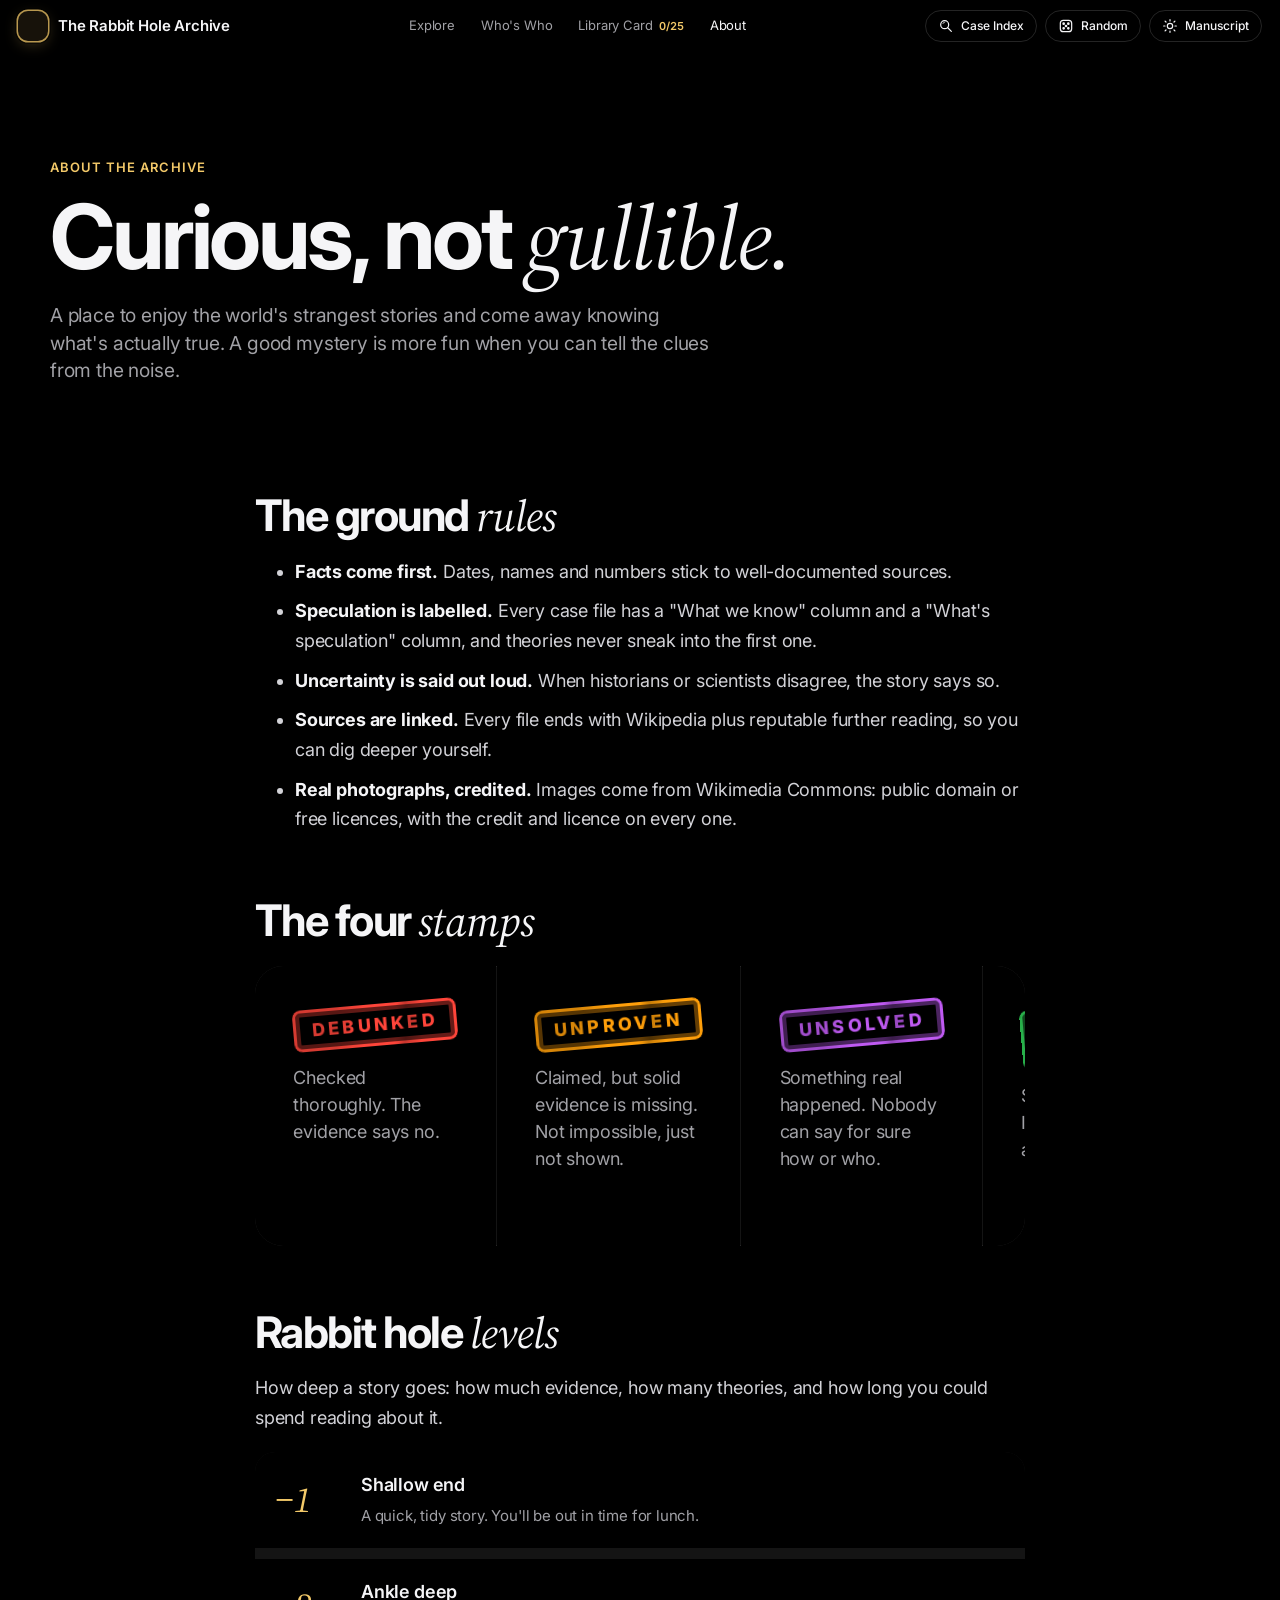
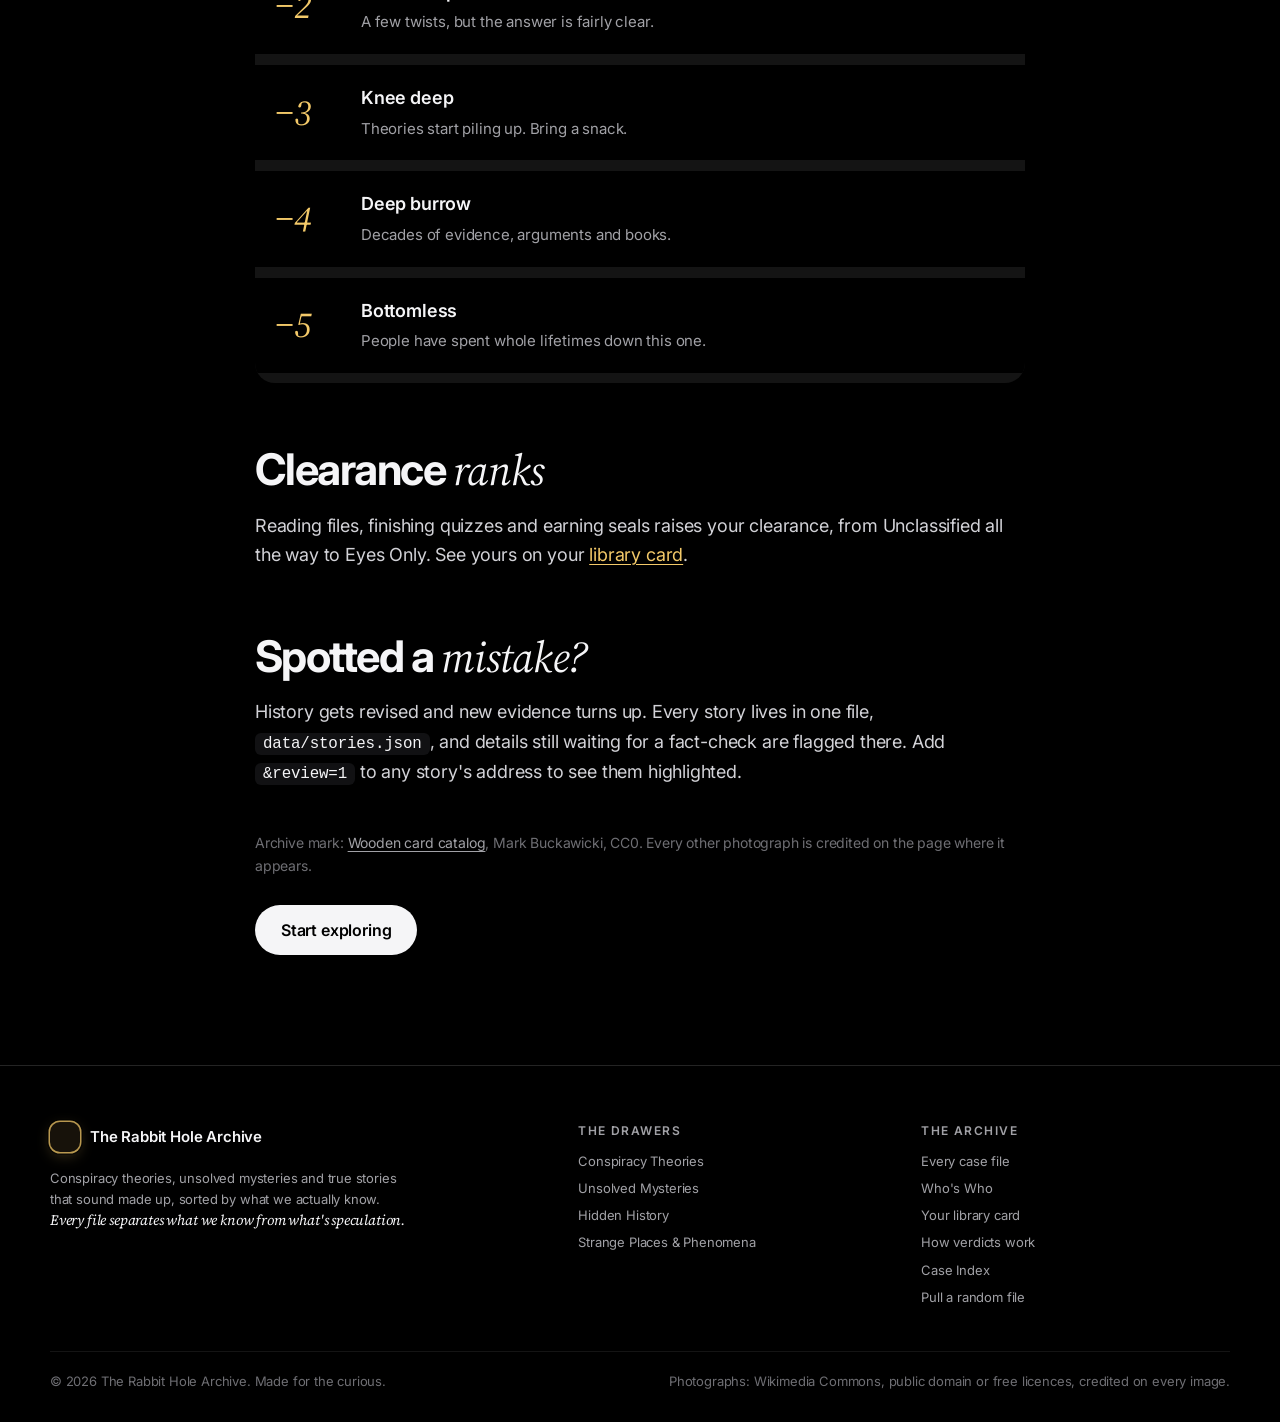
<file: about.html>
<!doctype html>
<html lang="en">
<head>
  <meta charset="utf-8">
  <meta name="viewport" content="width=device-width, initial-scale=1, viewport-fit=cover">
  <meta name="theme-color" content="#000000">
  <title>The Rabbit Hole Archive</title>
  <meta name="description" content="How verdicts and rabbit hole levels work, and our accuracy promise.">
  <link rel="icon" href="assets/svg/favicon.svg" type="image/svg+xml">
  <link rel="preconnect" href="https://fonts.googleapis.com">
  <link rel="preconnect" href="https://fonts.gstatic.com" crossorigin>
  <link rel="stylesheet" href="https://fonts.googleapis.com/css2?family=Inter:wght@400;500;600;700;800&family=Source+Serif+4:ital,wght@1,400&display=swap">
  <link rel="stylesheet" href="assets/css/base.css">
  <link rel="stylesheet" href="assets/css/components.css">
  <script>try{if(localStorage.getItem("rha-theme")==="light")document.documentElement.dataset.theme="light";if(localStorage.getItem("rha-motion")==="off")document.documentElement.classList.add("calm")}catch(e){}document.documentElement.classList.add("js")</script>
  <script src="assets/js/config.js"></script>
</head>
<body data-page="about" data-title="About the archive">
  <div id="site-header"></div>
  <main id="main">
    <header class="wrap page-head reveal">
      <span class="eyebrow">About the archive</span>
      <h1>Curious, not <em>gullible.</em></h1>
      <p>A place to enjoy the world's strangest stories and come away knowing what's actually true. A good mystery is more fun when you can tell the clues from the noise.</p>
    </header>
    <div class="wrap prose" style="padding-bottom:110px">
      <h2>The ground <em>rules</em></h2>
      <ul>
        <li><strong>Facts come first.</strong> Dates, names and numbers stick to well-documented sources.</li>
        <li><strong>Speculation is labelled.</strong> Every case file has a "What we know" column and a "What's speculation" column, and theories never sneak into the first one.</li>
        <li><strong>Uncertainty is said out loud.</strong> When historians or scientists disagree, the story says so.</li>
        <li><strong>Sources are linked.</strong> Every file ends with Wikipedia plus reputable further reading, so you can dig deeper yourself.</li>
        <li><strong>Real photographs, credited.</strong> Images come from Wikimedia Commons: public domain or free licences, with the credit and licence on every one.</li>
      </ul>

      <h2>The four <em>stamps</em></h2>
      <div class="verdicts" data-verdicts style="margin-top:22px"></div>

      <h2>Rabbit hole <em>levels</em></h2>
      <p>How deep a story goes: how much evidence, how many theories, and how long you could spend reading about it.</p>
      <ol class="levels" data-levels style="margin-top:20px"></ol>

      <h2>Clearance <em>ranks</em></h2>
      <p>Reading files, finishing quizzes and earning seals raises your clearance, from Unclassified all the way to Eyes Only. See yours on your <a href="library-card.html">library card</a>.</p>

      <h2>Spotted a <em>mistake?</em></h2>
      <p>History gets revised and new evidence turns up. Every story lives in one file, <code>data/stories.json</code>, and details still waiting for a fact-check are flagged there. Add <code>&amp;review=1</code> to any story's address to see them highlighted.</p>

      <p class="credits" style="margin-top:44px">Archive mark: <a href="https://commons.wikimedia.org/wiki/File:Wooden_Card_Catalog_Furniture.jpg" target="_blank" rel="noopener">Wooden card catalog</a>, Mark Buckawicki, CC0. Every other photograph is credited on the page where it appears.</p>
      <p style="margin-top:28px"><a class="pill" href="explore.html" style="text-decoration:none;color:var(--bg)">Start exploring</a></p>
    </div>
  </main>
  <div id="site-footer"></div>
  <script src="assets/js/app.js"></script>
  <script>
    (function () {
      const { SITE, escapeHtml, observeReveals } = window.App;
      document.querySelector("[data-verdicts]").innerHTML = SITE.verdicts.map((v) =>
        `<div class="verdict"><span class="stamp will-stamp v-${v.id}">${escapeHtml(v.label)}</span><p>${escapeHtml(v.blurb)}</p></div>`).join("");
      document.querySelector("[data-levels]").innerHTML = SITE.levels.map((l, i) =>
        `<li><span class="lv">−${i + 1}</span><div><b>${escapeHtml(l.name)}</b><span>${escapeHtml(l.blurb)}</span></div></li>`).join("");
      observeReveals();
    })();
  </script>
</body>
</html>
</file>
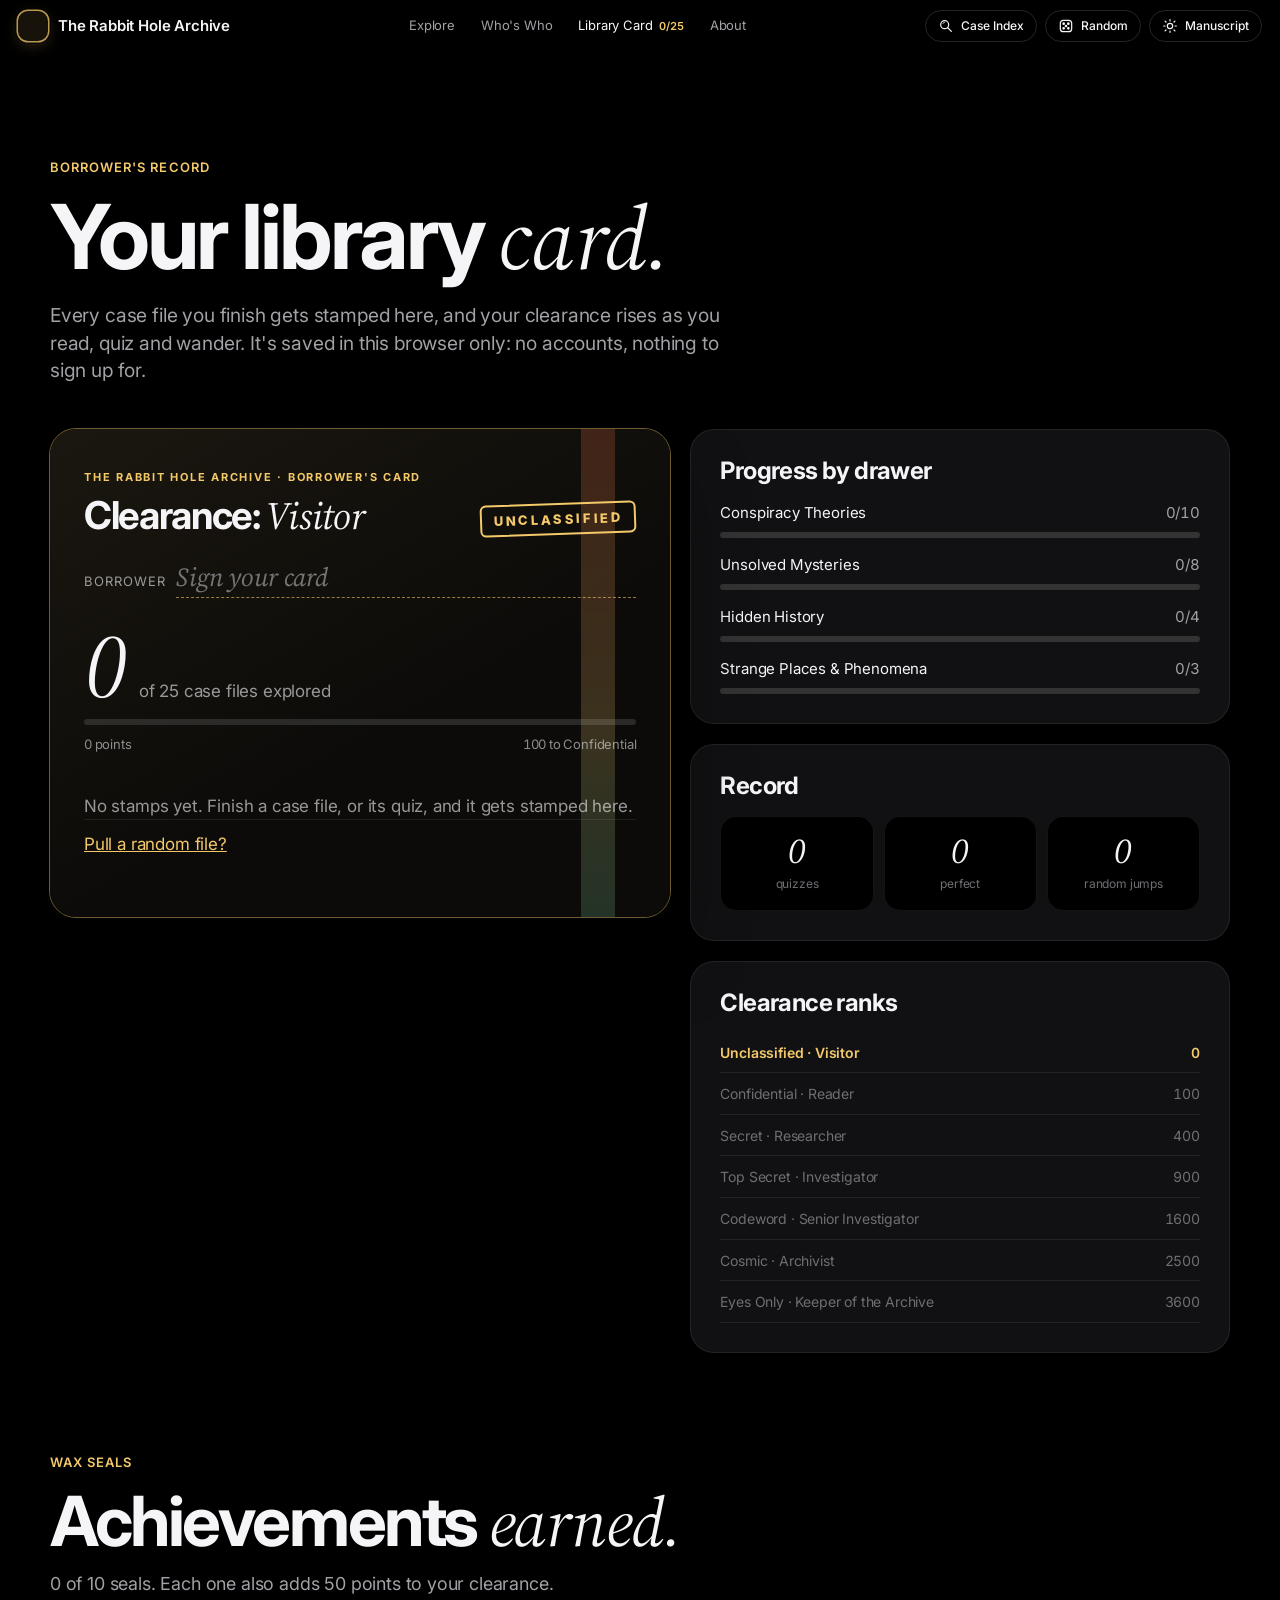
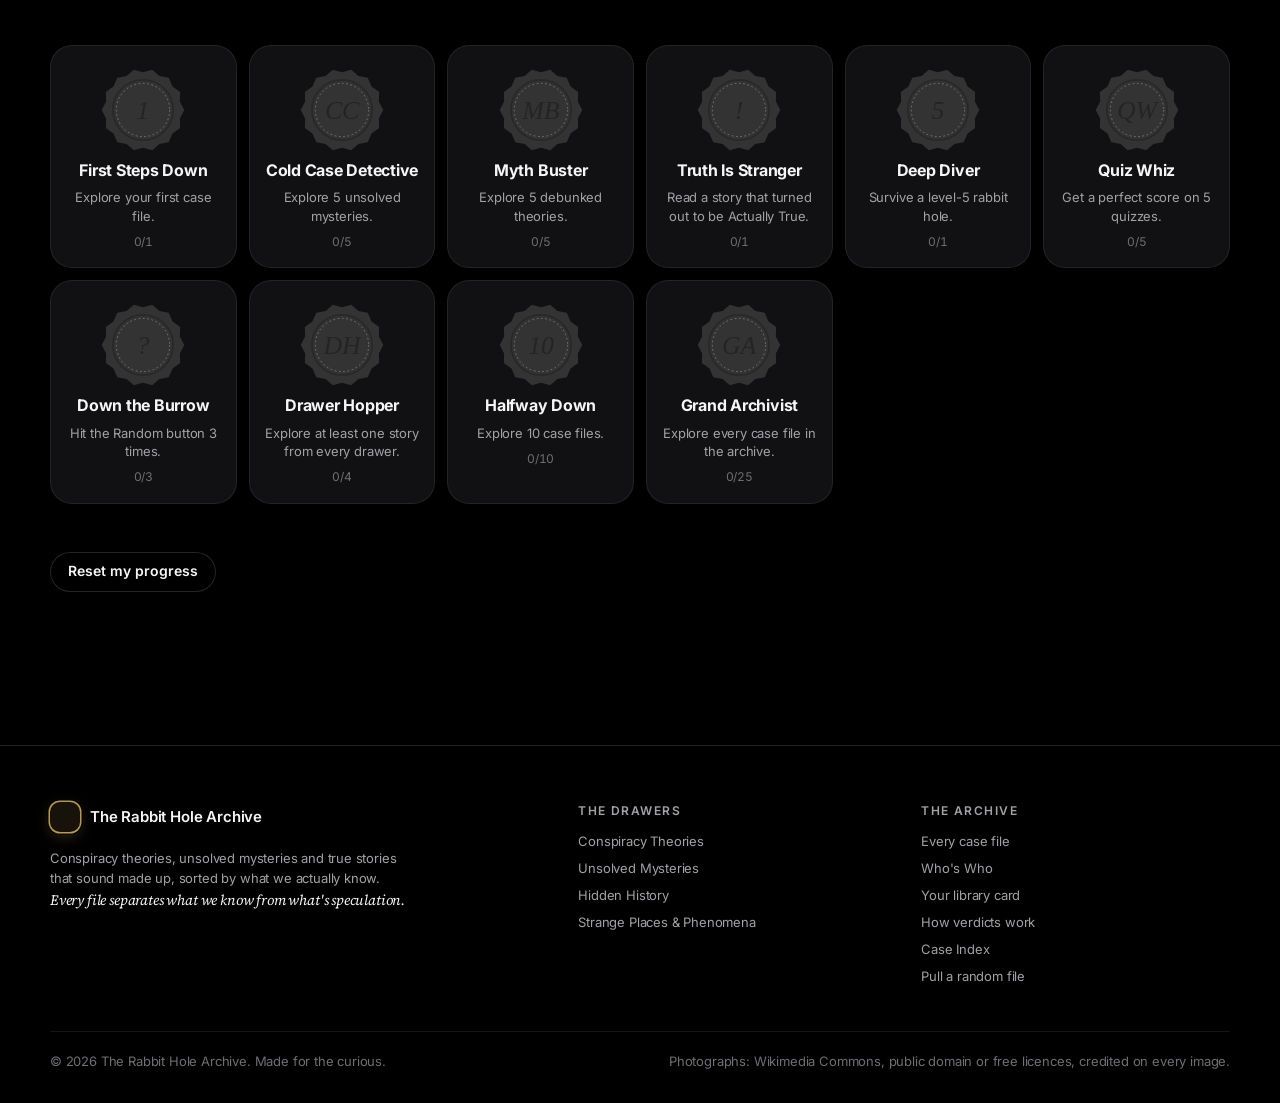
<file: library-card.html>
<!doctype html>
<html lang="en">
<head>
  <meta charset="utf-8">
  <meta name="viewport" content="width=device-width, initial-scale=1, viewport-fit=cover">
  <meta name="theme-color" content="#000000">
  <title>The Rabbit Hole Archive</title>
  <meta name="description" content="Your library card: every case file you've explored, plus the badges you've earned.">
  <link rel="icon" href="assets/svg/favicon.svg" type="image/svg+xml">
  <link rel="preconnect" href="https://fonts.googleapis.com">
  <link rel="preconnect" href="https://fonts.gstatic.com" crossorigin>
  <link rel="stylesheet" href="https://fonts.googleapis.com/css2?family=Inter:wght@400;500;600;700;800&family=Source+Serif+4:ital,wght@1,400&display=swap">
  <link rel="stylesheet" href="assets/css/base.css">
  <link rel="stylesheet" href="assets/css/components.css">
  <script>try{if(localStorage.getItem("rha-theme")==="light")document.documentElement.dataset.theme="light";if(localStorage.getItem("rha-motion")==="off")document.documentElement.classList.add("calm")}catch(e){}document.documentElement.classList.add("js")</script>
  <script src="assets/js/config.js"></script>
</head>
<body data-page="library" data-title="Your library card">
  <div id="site-header"></div>
  <main id="main">
    <header class="wrap page-head reveal">
      <span class="eyebrow">Borrower's record</span>
      <h1>Your library <em>card.</em></h1>
      <p>Every case file you finish gets stamped here, and your clearance rises as you read, quiz and wander. It's saved in this browser only: no accounts, nothing to sign up for.</p>
    </header>
    <div class="wrap" data-library><div class="loading">Finding your card</div></div>
  </main>
  <div id="site-footer"></div>
  <script src="assets/js/app.js"></script>
  <script src="assets/js/library.js"></script>
</body>
</html>
</file>
<file: assets/css/base.css>
/* ==========================================================================
   The Rabbit Hole Archive — base
   Built in the Grand Archive look: black editorial pages, SF type with
   serif-italic accents, gold eyebrows, real photographs, calm motion.
   Light theme = "Manuscript" (cream paper, black ink).
   ========================================================================== */

:root {
  --bg: #000;
  --bg-2: #0a0a0c;
  --fg: #f5f5f7;
  --soft: #d2d2d7;      /* reading text */
  --mute: #a1a1a6;
  --dim: #6e6e73;
  --line: rgba(255, 255, 255, 0.14);
  --line-2: rgba(255, 255, 255, 0.08);
  --card: #111113;
  --card-2: #18181b;
  --glass: rgba(12, 12, 14, 0.72);
  --gold: #f3c969;
  --gold-ink: #120d04;
  --accent: #ff6a3d;
  --string: #e0362f;

  /* Drawers */
  --c-conspiracy: #ff6a3d;
  --c-mystery: #6e9bff;
  --c-history: #f3c969;
  --c-places: #3fd5b5;

  /* Verdict stamps (Apple system colours) */
  --v-debunked: #ff453a;
  --v-unproven: #ff9f0a;
  --v-unsolved: #bf5af2;
  --v-true: #30d158;

  --ease: cubic-bezier(0.2, 0.7, 0, 1);
  --ease-io: cubic-bezier(0.65, 0, 0.35, 1);
  --spring: cubic-bezier(0.34, 1.56, 0.64, 1);
  --font: -apple-system, BlinkMacSystemFont, "SF Pro Display", "SF Pro Text", "Inter", "Helvetica Neue", Arial, sans-serif;
  --serif: "New York", "Iowan Old Style", "Source Serif 4", Georgia, serif;
  --bar-h: 52px;
  --wrap: 1180px;
  --gutter: 22px;
  color-scheme: dark;
}

/* Manuscript: the archive on cream paper */
:root[data-theme="light"] {
  --bg: #f4efe4;
  --bg-2: #ece5d6;
  --fg: #1d1d1f;
  --soft: #3a3a3c;
  --mute: #5f5f64;
  --dim: #86868b;
  --line: rgba(0, 0, 0, 0.13);
  --line-2: rgba(0, 0, 0, 0.07);
  --card: #fffdf8;
  --card-2: #f8f3e8;
  --glass: rgba(244, 239, 228, 0.78);
  --gold: #9a7420;
  --gold-ink: #fffaf0;
  --c-mystery: #2f62e0;
  --c-history: #a57b14;
  --c-places: #0f9a84;
  --c-conspiracy: #e0521f;
  --v-debunked: #d70015;
  --v-unproven: #c26a00;
  --v-unsolved: #8e3fc1;
  --v-true: #1f8a43;
  color-scheme: light;
}

/* Local colour helpers */
.cat-conspiracy-theories { --cat: var(--c-conspiracy); }
.cat-unsolved-mysteries { --cat: var(--c-mystery); }
.cat-hidden-history { --cat: var(--c-history); }
.cat-strange-places { --cat: var(--c-places); }
.v-debunked { --v: var(--v-debunked); }
.v-unproven { --v: var(--v-unproven); }
.v-unsolved { --v: var(--v-unsolved); }
.v-true { --v: var(--v-true); }

/* --------------------------------------------------------------------------
   Reset & type
   -------------------------------------------------------------------------- */
*, *::before, *::after { box-sizing: border-box; }
[hidden] { display: none !important; }
html { background: var(--bg); -webkit-text-size-adjust: 100%; scroll-padding-top: calc(var(--bar-h) + 20px); }
body {
  margin: 0; background: var(--bg); color: var(--fg);
  font: 17px/1.47 var(--font); letter-spacing: -0.01em;
  -webkit-font-smoothing: antialiased; overflow-x: clip;
  transition: background 0.5s var(--ease), color 0.5s var(--ease);
}
img, video, svg { display: block; max-width: 100%; }
button, input, select { font: inherit; color: inherit; }
button { background: none; border: 0; cursor: pointer; padding: 0; }
a { color: inherit; text-decoration: none; }
:focus-visible { outline: 2px solid var(--gold); outline-offset: 4px; border-radius: 6px; }
h1, h2, h3 { margin: 0; font-weight: 700; letter-spacing: -0.035em; line-height: 1.02; }
h1 em, h2 em, h3 em, .serif { font-family: var(--serif); font-style: italic; font-weight: 400; letter-spacing: -0.02em; }
p { margin: 0; }
::selection { background: rgba(243, 201, 105, 0.35); }

.eyebrow { display: inline-block; font-size: 13px; font-weight: 600; letter-spacing: 0.08em; text-transform: uppercase; color: var(--gold); }
.wrap { width: min(var(--wrap), calc(100% - 2 * var(--gutter))); margin-inline: auto; }
.narrow { width: min(720px, calc(100% - 2 * var(--gutter))); margin-inline: auto; }
.tabular { font-variant-numeric: tabular-nums; }
.mute { color: var(--mute); }
.visually-hidden { position: absolute !important; width: 1px; height: 1px; margin: -1px; overflow: hidden; clip: rect(0 0 0 0); white-space: nowrap; border: 0; }
.skip { position: fixed; left: 12px; top: -60px; z-index: 300; background: var(--fg); color: var(--bg); padding: 10px 16px; border-radius: 999px; font-weight: 600; transition: top 0.3s var(--ease); }
.skip:focus { top: 12px; }

/* Section heads */
.head { display: grid; gap: 14px; margin-bottom: clamp(28px, 4vw, 48px); }
.head h2 { font-size: clamp(40px, 5.4vw, 76px); }
.head p { color: var(--mute); font-size: clamp(17px, 1.4vw, 21px); max-width: 56ch; line-height: 1.45; }
.head-row { display: flex; flex-wrap: wrap; align-items: end; justify-content: space-between; gap: 18px 32px; }
.section { padding-block: clamp(90px, 12vw, 170px); }

/* --------------------------------------------------------------------------
   Pills & chips
   -------------------------------------------------------------------------- */
.pill {
  display: inline-flex; align-items: center; justify-content: center; gap: 10px; min-height: 50px;
  padding: 0 26px; border-radius: 999px; background: var(--fg); color: var(--bg);
  font-weight: 600; font-size: 16px; white-space: nowrap;
  transition: transform 0.5s var(--ease), background 0.3s, box-shadow 0.3s;
}
.pill:hover { transform: scale(1.04); }
.pill:active { transform: scale(0.98); }
.pill svg { width: 18px; height: 18px; flex: none; }
.pill.ghost { background: transparent; color: var(--fg); box-shadow: inset 0 0 0 1px var(--line); }
.pill.ghost:hover { box-shadow: inset 0 0 0 1px var(--fg); }
.pill.gold { background: var(--gold); color: var(--gold-ink); }
.pill.small { min-height: 40px; padding: 0 18px; font-size: 14px; }
.hero-on-photo .pill.ghost { color: #fff; box-shadow: inset 0 0 0 1px rgba(255, 255, 255, 0.45); }

.chip {
  display: inline-flex; align-items: center; gap: 8px; min-height: 40px; padding: 0 16px; border-radius: 999px;
  border: 1px solid var(--line); color: var(--mute); font-size: 14px; font-weight: 500;
  transition: all 0.3s var(--ease);
}
.chip:hover { color: var(--fg); border-color: var(--mute); }
.chip[aria-pressed="true"] { background: var(--fg); color: var(--bg); border-color: var(--fg); }
.chip .dot { width: 8px; height: 8px; border-radius: 50%; background: var(--cat, var(--v, var(--gold))); }
.chip .n { color: var(--dim); font-variant-numeric: tabular-nums; }
.chip[aria-pressed="true"] .n { color: inherit; opacity: 0.6; }

.icon-btn { display: inline-grid; place-items: center; width: 36px; height: 36px; border-radius: 999px; border: 1px solid var(--line); color: var(--fg); transition: background 0.3s, border-color 0.3s; }
.icon-btn:hover { background: var(--line-2); }
.icon-btn svg { width: 17px; height: 17px; }
.icon-btn:disabled { opacity: 0.3; cursor: default; }

/* --------------------------------------------------------------------------
   Top bar
   -------------------------------------------------------------------------- */
.bar {
  position: fixed; inset: 0 0 auto; z-index: 100; height: var(--bar-h);
  display: flex; align-items: center; justify-content: space-between; gap: 18px;
  padding: 0 max(18px, env(safe-area-inset-left));
  background: transparent; color: var(--fg);
  transition: background 0.6s var(--ease), backdrop-filter 0.6s var(--ease), -webkit-backdrop-filter 0.6s var(--ease);
}
.bar.solid { background: var(--glass); backdrop-filter: saturate(180%) blur(20px); -webkit-backdrop-filter: saturate(180%) blur(20px); box-shadow: 0 1px 0 var(--line-2); }
.bar.on-photo:not(.solid) { color: #f5f5f7; --line: rgba(255, 255, 255, 0.25); }
.brand { display: flex; align-items: center; gap: 10px; font-weight: 600; font-size: 15px; min-width: 0; }
.brand span { white-space: nowrap; overflow: hidden; text-overflow: ellipsis; }
.brand-mark {
  position: relative; width: 30px; height: 30px; flex: none; border-radius: 10px; overflow: hidden; background: #17120a;
  box-shadow: 0 0 0 1.5px rgba(243, 201, 105, 0.75), 0 0 0 3px rgba(0, 0, 0, 0.55), 0 4px 14px rgba(243, 201, 105, 0.22);
  transition: box-shadow 0.5s var(--ease), transform 0.5s var(--ease);
}
.brand-mark img { position: absolute; inset: 0; width: 100%; height: 100%; object-fit: cover; }
.brand-mark b { position: absolute; inset: 0; display: grid; place-items: center; font: italic 400 18px var(--serif); color: #f3c969; z-index: -1; }
.brand:hover .brand-mark { transform: scale(1.07) rotate(-3deg); box-shadow: 0 0 0 1.5px #fff1c2, 0 0 0 3px rgba(0, 0, 0, 0.55), 0 4px 20px rgba(243, 201, 105, 0.5); }
.bar-nav { display: flex; gap: 26px; font-size: 13px; color: var(--mute); }
.bar.on-photo:not(.solid) .bar-nav { color: rgba(245, 245, 247, 0.75); }
.bar-nav a { display: inline-flex; align-items: center; gap: 7px; transition: color 0.3s; }
.bar-nav a:hover, .bar-nav a[aria-current] { color: var(--fg); }
.bar.on-photo:not(.solid) .bar-nav a:hover { color: #fff; }
.bar-count { font-size: 11px; font-weight: 600; color: var(--gold); font-variant-numeric: tabular-nums; }
.bar-tools { display: flex; align-items: center; gap: 8px; }
.bar-btn {
  display: inline-flex; align-items: center; gap: 7px; height: 32px; padding: 0 12px; border-radius: 999px;
  border: 1px solid var(--line); font-size: 12px; font-weight: 500; transition: background 0.3s, border-color 0.3s;
}
.bar-btn:hover { background: rgba(255, 255, 255, 0.08); }
:root[data-theme="light"] .bar-btn:hover { background: rgba(0, 0, 0, 0.05); }
.bar-btn svg { width: 16px; height: 16px; flex: none; }
.bar-btn .lens { transform-origin: 10px 10px; transition: transform 0.9s var(--spring); }
.bar-btn:hover .lens { transform: rotate(-20deg) scale(1.08); }
.bar-btn[data-random] svg { transition: transform 0.6s var(--spring); }
.bar-btn[data-random]:hover svg { transform: rotate(180deg); }
@media (max-width: 860px) { .bar-nav { display: none; } }
@media (max-width: 520px) { .bar-btn .lbl { display: none; } .bar-btn { padding: 0 9px; } .brand { font-size: 14px; } }

/* --------------------------------------------------------------------------
   Case Index (full-screen chapter list, like a Log Pose)
   -------------------------------------------------------------------------- */
.index-dlg {
  position: fixed; inset: 0; width: 100%; max-width: none; height: 100%; max-height: none; margin: 0; padding: 0; border: 0;
  background: radial-gradient(120% 80% at 50% 0%, #17140f 0%, #050506 60%); color: #f5f5f7; overflow: auto; overscroll-behavior: contain;
}
:root[data-theme="light"] .index-dlg { background: radial-gradient(120% 80% at 50% 0%, #fffaf0 0%, #ece5d6 70%); color: #1d1d1f; }
.index-dlg::backdrop { background: #000; }
.index-dlg[open] { animation: fadeIn 0.5s var(--ease); }
@keyframes fadeIn { from { opacity: 0; } }
.ix-wrap { width: min(1180px, calc(100% - 40px)); margin: 0 auto; padding: clamp(24px, 5vh, 56px) 0 48px; }
.ix-head { display: flex; justify-content: space-between; align-items: flex-start; gap: 20px; margin-bottom: clamp(22px, 4vh, 40px); }
.ix-head h2 { font-size: clamp(40px, 6vw, 84px); line-height: 0.95; margin-top: 10px; }
.ix-close { font-size: 13px; padding: 8px 14px; border-radius: 999px; background: rgba(127, 127, 127, 0.16); }
.ix-drawer { margin-top: 34px; }
.ix-drawer > h3 { display: flex; align-items: center; gap: 10px; font: 700 12px var(--font); letter-spacing: 0.14em; text-transform: uppercase; color: var(--cat); margin-bottom: 14px; }
.ix-drawer > h3::before { content: ""; width: 8px; height: 8px; border-radius: 50%; background: var(--cat); }
.ix-list { list-style: none; margin: 0; padding: 0; display: grid; grid-template-columns: repeat(4, 1fr); gap: clamp(12px, 1.6vw, 22px); }
.ix-list li { animation: ixIn 0.7s var(--ease) backwards; animation-delay: calc(var(--k) * 28ms + 60ms); }
@keyframes ixIn { from { opacity: 0; transform: translate3d(0, 22px, 0); } }
.ix-item { position: relative; display: flex; flex-direction: column; gap: 10px; border-radius: 18px; padding: 8px 8px 14px; transition: background 0.3s, transform 0.5s var(--ease); }
.ix-item:hover { background: rgba(127, 127, 127, 0.1); }
.ix-item:hover .ix-img img { transform: scale(1.05); }
.ix-img { position: relative; aspect-ratio: 16 / 10; border-radius: 12px; overflow: hidden; background: #141416; box-shadow: 0 0 0 1px rgba(255, 255, 255, 0.08); }
.ix-img img { width: 100%; height: 100%; object-fit: cover; transition: transform 0.8s var(--ease); }
.ix-txt { display: grid; gap: 4px; padding: 0 4px; }
.ix-txt small { font: 700 11px var(--font); letter-spacing: 0.14em; text-transform: uppercase; opacity: 0.6; }
.ix-txt small b { color: var(--gold); margin-right: 6px; }
.ix-txt strong { font-size: 16px; font-weight: 600; line-height: 1.25; }
.ix-item.now { background: rgba(243, 201, 105, 0.08); box-shadow: 0 0 0 1px rgba(243, 201, 105, 0.55); }
.ix-here { position: absolute; top: 16px; left: 16px; font: 700 10px var(--font); letter-spacing: 0.14em; text-transform: uppercase; color: #120d04; background: #f3c969; padding: 5px 8px; border-radius: 6px; }
.ix-tick { position: absolute; top: 16px; right: 16px; width: 24px; height: 24px; border-radius: 50%; display: grid; place-items: center; background: var(--v-true); color: #000; }
.ix-tick svg { width: 14px; height: 14px; }
.ix-foot { display: flex; flex-wrap: wrap; gap: 12px; justify-content: center; margin-top: 44px; }
@media (max-width: 820px) { .ix-list { grid-template-columns: repeat(2, 1fr); } .ix-txt strong { font-size: 14px; } }

/* --------------------------------------------------------------------------
   Footer
   -------------------------------------------------------------------------- */
.foot { border-top: 1px solid var(--line); padding: 56px 0 max(32px, env(safe-area-inset-bottom)); color: var(--dim); font-size: 13px; }
.foot-grid { display: grid; gap: 34px; }
@media (min-width: 820px) { .foot-grid { grid-template-columns: 1.6fr 1fr 1fr; } }
.foot h4 { margin: 0 0 12px; font-size: 12px; letter-spacing: 0.12em; text-transform: uppercase; color: var(--mute); font-weight: 600; }
.foot ul { list-style: none; margin: 0; padding: 0; display: grid; gap: 8px; }
.foot a { color: var(--mute); transition: color 0.3s; }
.foot a:hover { color: var(--fg); }
.foot-promise { margin-top: 16px; max-width: 46ch; color: var(--mute); line-height: 1.55; }
.foot-promise em { font-family: var(--serif); color: var(--fg); font-size: 1.1em; }
.foot-base { display: flex; flex-wrap: wrap; justify-content: space-between; gap: 10px 24px; margin-top: 44px; padding-top: 20px; border-top: 1px solid var(--line-2); }

/* --------------------------------------------------------------------------
   Reveals (transform/opacity only)
   -------------------------------------------------------------------------- */
.js .reveal { opacity: 0; transform: translate3d(0, 28px, 0); transition: opacity 0.9s var(--ease), transform 0.9s var(--ease); transition-delay: var(--d, 0s); }
.js .reveal.is-in { opacity: 1; transform: none; }
html.calm .reveal { opacity: 1 !important; transform: none !important; }
@media (prefers-reduced-motion: reduce) {
  *, *::before, *::after { animation-duration: 0.001ms !important; animation-iteration-count: 1 !important; transition-duration: 0.001ms !important; }
  .js .reveal { opacity: 1; transform: none; }
}

/* --------------------------------------------------------------------------
   Dialogs, toasts, loading
   -------------------------------------------------------------------------- */
dialog.sheet { width: min(980px, calc(100% - 28px)); max-height: calc(100svh - 40px); padding: 0; border: 0; border-radius: 28px; background: #0d0d0f; color: #f5f5f7; overflow: auto; overscroll-behavior: contain; }
:root[data-theme="light"] dialog.sheet { background: #fffdf8; color: #1d1d1f; }
dialog.sheet::backdrop { background: rgba(0, 0, 0, 0.7); }
dialog.sheet[open] { animation: dlg 0.6s var(--ease); }
@keyframes dlg { from { opacity: 0; transform: translateY(40px) scale(0.96); } }
.sheet-close { position: sticky; top: 14px; float: right; margin: 14px 14px 0 0; z-index: 2; font-size: 13px; padding: 8px 14px; border-radius: 999px; background: rgba(127, 127, 127, 0.2); }

.toasts { position: fixed; right: 18px; bottom: 18px; z-index: 250; display: grid; gap: 10px; width: min(380px, calc(100% - 36px)); pointer-events: none; }
@media (max-width: 600px) { .toasts { top: calc(var(--bar-h) + 10px); bottom: auto; right: 50%; transform: translateX(50%); } }
.toast {
  display: flex; align-items: center; gap: 14px; padding: 12px 16px 12px 12px; border-radius: 18px;
  background: rgba(22, 22, 24, 0.92); color: #f5f5f7; box-shadow: 0 0 0 1px rgba(255, 255, 255, 0.1), 0 20px 50px rgba(0, 0, 0, 0.5);
  backdrop-filter: blur(20px); -webkit-backdrop-filter: blur(20px); pointer-events: auto; animation: toastIn 0.7s var(--ease);
}
.toast.out { animation: toastOut 0.4s var(--ease) forwards; }
.toast .seal { width: 44px; height: 44px; flex: none; }
.toast .t-ico { width: 44px; height: 44px; flex: none; border-radius: 12px; display: grid; place-items: center; background: rgba(243, 201, 105, 0.14); color: #f3c969; }
.toast .t-ico svg { width: 22px; height: 22px; }
.toast small { display: block; font: 700 10px var(--font); letter-spacing: 0.14em; text-transform: uppercase; color: #f3c969; }
.toast strong { display: block; font-size: 15px; font-weight: 600; line-height: 1.3; }
@keyframes toastIn { from { opacity: 0; transform: translate3d(0, 20px, 0) scale(0.96); } }
@keyframes toastOut { to { opacity: 0; transform: translate3d(0, 12px, 0) scale(0.97); } }

.confetti { position: fixed; inset: 0; pointer-events: none; z-index: 260; overflow: hidden; }
.confetti i { position: absolute; top: -12px; width: 8px; height: 13px; border-radius: 2px; animation: confetti 2.6s var(--ease) forwards; }
@keyframes confetti { to { transform: translate3d(var(--x), 106vh, 0) rotate(var(--r)); } }

.loading { display: grid; place-items: center; min-height: 60vh; color: var(--dim); font-size: 14px; letter-spacing: 0.08em; text-transform: uppercase; }
.error-box { max-width: 640px; margin: 120px auto; padding: 32px; border-radius: 28px; background: var(--card); box-shadow: inset 0 0 0 1px var(--line); }
.error-box h2 { font-size: 34px; margin-bottom: 12px; }
.error-box p { color: var(--mute); margin-bottom: 10px; }
.error-box code { background: var(--card-2); padding: 2px 8px; border-radius: 6px; color: var(--fg); }
</file>
<file: assets/css/components.css>
/* ==========================================================================
   Components: the wall, the reel, spotlight, stamps, case cards,
   clearance, explore, library card, seals, about.
   ========================================================================== */

/* --------------------------------------------------------------------------
   00 · The archive, opened — a 3D wall of case-file photographs
   -------------------------------------------------------------------------- */
.wall-hero { position: relative; height: 100svh; min-height: 640px; overflow: hidden; background: #000; color: #f5f5f7; isolation: isolate; }
.wall-stage { position: absolute; inset: 0; perspective: 1500px; perspective-origin: 50% 40%; }
.wall-plane {
  position: absolute; left: 50%; top: 50%; width: 2520px; height: 1640px; margin: -820px 0 0 -1260px;
  transform-style: preserve-3d;
  transform: translate3d(0, calc(var(--fold, 0) * -14%), calc(var(--fold, 0) * -380px)) rotateX(calc(14deg + var(--fold, 0) * 38deg + var(--rx, 0deg))) rotateY(var(--ry, 0deg)) rotateZ(-4deg);
  will-change: transform;
}
.wall-drift { position: absolute; inset: 0; transform-style: preserve-3d; animation: drift 70s ease-in-out infinite alternate; }
@keyframes drift { from { transform: translate3d(-90px, -30px, 0); } to { transform: translate3d(90px, 30px, 0); } }
.tile {
  position: absolute; left: 0; top: 0; width: var(--w); height: var(--h); border-radius: 12px; overflow: hidden;
  background: #141416; box-shadow: 0 0 0 1px rgba(255, 255, 255, 0.07), 0 30px 60px rgba(0, 0, 0, 0.55);
  transform: translate3d(var(--x), var(--y), var(--z));
  transition: transform 1.4s var(--ease), box-shadow 1.4s var(--ease), filter 1.4s var(--ease);
  animation: tileIn 1.6s var(--ease) backwards; animation-delay: var(--delay, 0s);
  filter: brightness(0.62) saturate(0.85);
}
.tile img { width: 100%; height: 100%; object-fit: cover; }
@keyframes tileIn { from { opacity: 0; transform: translate3d(var(--x), var(--y), -1400px); } }
.tile.lift { transform: translate3d(var(--x), var(--y), calc(var(--z) + 190px)) scale(1.1); filter: brightness(1) saturate(1); box-shadow: 0 0 0 1.5px rgba(243, 201, 105, 0.8), 0 50px 90px rgba(0, 0, 0, 0.7); z-index: 2; }
.tile-cap {
  position: absolute; left: 10px; right: 10px; bottom: 10px; padding: 8px 10px; border-radius: 10px;
  background: rgba(0, 0, 0, 0.72); font-size: 12px; line-height: 1.3; opacity: 0; transform: translateY(8px);
  transition: opacity 0.8s var(--ease) 0.3s, transform 0.8s var(--ease) 0.3s;
}
.tile-cap small { display: block; font: 700 9px var(--font); letter-spacing: 0.14em; text-transform: uppercase; color: #f3c969; margin-bottom: 2px; }
.tile.lift .tile-cap { opacity: 1; transform: none; }
.wall-shade {
  position: absolute; inset: 0; pointer-events: none;
  background:
    radial-gradient(120% 90% at 50% 40%, transparent 30%, rgba(0, 0, 0, 0.75) 80%),
    linear-gradient(180deg, rgba(0, 0, 0, 0.55) 0%, transparent 22%, transparent 45%, rgba(0, 0, 0, 0.92) 88%, #000 100%);
}
.wall-copy { position: absolute; left: 0; right: 0; bottom: clamp(48px, 10vh, 110px); opacity: calc(1 - var(--fold, 0) * 1.6); transform: translate3d(0, calc(var(--fold, 0) * -60px), 0); }
.wall-copy h1 { font-size: clamp(48px, 7.6vw, 116px); max-width: 11ch; margin: 14px 0 20px; text-shadow: 0 4px 40px rgba(0, 0, 0, 0.6); }
.wall-copy h1 em { color: #f3c969; }
.wall-copy p { max-width: 50ch; font-size: clamp(17px, 1.5vw, 21px); color: rgba(245, 245, 247, 0.78); line-height: 1.45; }
.wall-actions { display: flex; flex-wrap: wrap; gap: 12px; margin-top: 30px; }
.wall-hero .pill { background: #f5f5f7; color: #000; }
.wall-hero .pill.ghost { background: rgba(0, 0, 0, 0.35); color: #f5f5f7; box-shadow: inset 0 0 0 1px rgba(255, 255, 255, 0.4); backdrop-filter: blur(10px); -webkit-backdrop-filter: blur(10px); }
.wall-meta { position: absolute; right: max(22px, 4vw); bottom: clamp(48px, 10vh, 110px); text-align: right; font-size: 12px; color: rgba(245, 245, 247, 0.55); letter-spacing: 0.04em; opacity: calc(1 - var(--fold, 0) * 2); }
.wall-meta b { display: block; font: italic 400 44px/1 var(--serif); color: #f5f5f7; letter-spacing: -0.02em; margin-bottom: 4px; }
.wall-hint { position: absolute; left: 50%; bottom: 18px; transform: translateX(-50%); font-size: 11px; letter-spacing: 0.16em; text-transform: uppercase; color: rgba(245, 245, 247, 0.45); opacity: calc(1 - var(--fold, 0) * 3); }
.wall-hint::after { content: ""; display: block; width: 1px; height: 26px; margin: 8px auto 0; background: linear-gradient(rgba(245, 245, 247, 0.6), transparent); animation: hint 2.2s var(--ease) infinite; transform-origin: top; }
@keyframes hint { 0% { transform: scaleY(0); } 60% { transform: scaleY(1); } 100% { transform: scaleY(1); opacity: 0; } }
@media (max-width: 720px) { .wall-meta { display: none; } .wall-plane { transform: translate3d(0, calc(var(--fold, 0) * -14%), calc(var(--fold, 0) * -380px)) rotateX(calc(18deg + var(--fold, 0) * 38deg)) rotateZ(-6deg) scale(0.62); } }
html.calm .wall-drift, html.calm .tile { animation: none; }

/* --------------------------------------------------------------------------
   01 · Where to, detective? — a reel of destinations turned by scroll
   -------------------------------------------------------------------------- */
.reel { position: relative; height: calc(var(--n) * 46vh + 100vh); }
.reel-pin {
  position: sticky; top: 0; height: 100vh; height: 100svh; overflow: hidden;
  background: radial-gradient(80% 70% at 50% 55%, color-mix(in srgb, var(--tint, #f3c969) 18%, transparent), transparent 70%), var(--bg);
  transition: background 1s var(--ease);
}
.reel-title { position: absolute; left: max(22px, 4vw); top: calc(var(--bar-h) + clamp(22px, 5vh, 54px)); z-index: 2; }
.reel-title h2 { font-size: clamp(36px, 5vw, 72px); margin-top: 10px; }
.drum-wrap { position: absolute; inset: 0; perspective: 1700px; perspective-origin: 50% 50%; }
.drum {
  --sw: min(760px, 84vw); --sh: calc(var(--sw) * 0.44); --R: calc(var(--sh) / 2 / 0.3249);
  position: absolute; left: 50%; top: 52%; width: var(--sw); height: var(--sh); margin: calc(var(--sh) / -2) 0 0 calc(var(--sw) / -2);
  transform-style: preserve-3d; transform: translateZ(calc(var(--R) * -1)) rotateX(var(--rot, 0deg)) rotateY(var(--lean, 0deg));
  will-change: transform;
}
.slab {
  position: absolute; inset: 0; border-radius: 22px; overflow: hidden; backface-visibility: hidden; -webkit-backface-visibility: hidden;
  transform: rotateX(calc(var(--i) * -36deg)) translateZ(var(--R));
  background: #111113; color: #f5f5f7; box-shadow: 0 0 0 1px rgba(255, 255, 255, 0.1), 0 40px 80px rgba(0, 0, 0, 0.5);
  opacity: var(--o, 1);
}
.slab img { position: absolute; inset: 0; width: 100%; height: 100%; object-fit: cover; filter: brightness(0.62); transition: transform 1.2s var(--ease); }
.slab::before { content: ""; position: absolute; inset: 0; z-index: 1; background: linear-gradient(90deg, rgba(0, 0, 0, 0.85) 0%, rgba(0, 0, 0, 0.35) 55%, transparent 100%); }
.slab::after { content: ""; position: absolute; inset: 0; z-index: 3; background: linear-gradient(105deg, transparent 35%, rgba(255, 255, 255, 0.22) 48%, transparent 60%); transform: translateX(-120%); pointer-events: none; }
.slab.front::after { animation: glint 1.1s var(--ease) 0.1s; }
@keyframes glint { to { transform: translateX(120%); } }
.slab.front img { transform: scale(1.04); }
.slab-body { position: absolute; z-index: 2; left: clamp(20px, 4vw, 40px); bottom: clamp(18px, 3.5vw, 34px); right: 30%; display: grid; gap: 8px; }
.slab-body small { font: 700 11px var(--font); letter-spacing: 0.14em; text-transform: uppercase; color: var(--tint-c, #f3c969); }
.slab-body strong { font-size: clamp(26px, 3.8vw, 52px); font-weight: 700; letter-spacing: -0.035em; line-height: 1; }
.slab-body strong em { font-family: var(--serif); font-style: italic; font-weight: 400; }
.slab-n { position: absolute; z-index: 2; right: clamp(16px, 3vw, 30px); top: clamp(12px, 2.4vw, 24px); font: italic 400 clamp(28px, 4vw, 54px)/1 var(--serif); color: rgba(255, 255, 255, 0.55); }
.slab-link { position: absolute; inset: 0; z-index: 4; }
.reel-detail { position: absolute; left: max(22px, 4vw); bottom: clamp(26px, 6vh, 64px); z-index: 2; max-width: 440px; display: grid; gap: 14px; }
.reel-detail p { color: var(--mute); font-size: 17px; line-height: 1.45; }
.reel-detail .swap { animation: swap 0.6s var(--ease); }
@keyframes swap { from { opacity: 0; transform: translate3d(0, 10px, 0); } }
.reel-ticks { position: absolute; right: max(22px, 3vw); top: 50%; transform: translateY(-50%); z-index: 2; list-style: none; margin: 0; padding: 0; display: grid; gap: 4px; }
.reel-ticks button { display: flex; align-items: center; justify-content: flex-end; gap: 10px; width: 100%; padding: 5px 0; font-size: 12px; color: var(--dim); transition: color 0.3s; }
.reel-ticks button::after { content: ""; width: 14px; height: 1px; background: currentColor; transition: width 0.4s var(--ease); }
.reel-ticks button.on { color: var(--fg); }
.reel-ticks button.on::after { width: 30px; background: var(--tint, var(--gold)); }
@media (max-width: 1240px) { .reel-ticks { display: none; } }
@media (max-width: 860px) {
  .drum { top: 55%; --sw: 88vw; --sh: calc(var(--sw) * 0.62); }
  .slab-body { right: 18px; }
  .reel-detail { right: 22px; }
}
/* Static version (Motion off / reduced motion) */
.reel.static { height: auto; }
.reel.static .reel-pin { position: relative; height: auto; padding: clamp(90px, 12vw, 160px) 0; background: var(--bg); }
.reel.static .reel-title { position: static; margin: 0 auto 36px; width: min(var(--wrap), calc(100% - 44px)); }
.reel-grid { display: grid; gap: 16px; grid-template-columns: repeat(auto-fill, minmax(min(100%, 340px), 1fr)); width: min(var(--wrap), calc(100% - 44px)); margin: 0 auto; }
.reel-grid .slab { position: relative; transform: none; aspect-ratio: 16 / 8; opacity: 1; }

/* --------------------------------------------------------------------------
   Spotlight: featured file + story of the day
   -------------------------------------------------------------------------- */
.spotlight { display: grid; gap: 16px; }
@media (min-width: 960px) { .spotlight { grid-template-columns: 1.6fr 1fr; } }
.feature {
  position: relative; display: flex; align-items: flex-end; min-height: clamp(460px, 62vh, 640px); border-radius: 28px; overflow: hidden;
  background: #111113; color: #f5f5f7; isolation: isolate;
}
.feature > img { position: absolute; inset: 0; width: 100%; height: 100%; object-fit: cover; z-index: -2; transition: transform 2.4s var(--ease); }
.feature:hover > img { transform: scale(1.045); }
.feature::before { content: ""; position: absolute; inset: 0; z-index: -1; background: linear-gradient(180deg, rgba(0, 0, 0, 0.2) 0%, transparent 35%, rgba(0, 0, 0, 0.88) 100%); }
.feature-body { padding: clamp(24px, 4vw, 48px); display: grid; gap: 14px; max-width: 640px; }
.feature-body h3 { font-size: clamp(34px, 4.4vw, 64px); }
.feature-body p { color: rgba(245, 245, 247, 0.78); font-size: 18px; line-height: 1.45; }
.feature-row { display: flex; flex-wrap: wrap; align-items: center; gap: 16px; margin-top: 6px; }
.go { display: inline-flex; align-items: center; gap: 8px; font-weight: 600; }
.go svg { width: 18px; transition: transform 0.5s var(--ease); }
a:hover .go svg { transform: translateX(6px); }
.daily { position: relative; display: flex; flex-direction: column; gap: 16px; padding: clamp(24px, 3vw, 36px); border-radius: 28px; background: var(--card); box-shadow: inset 0 0 0 1px var(--line-2); transition: transform 0.6s var(--ease), background 0.3s; overflow: hidden; }
.daily:hover { transform: scale(1.015); background: var(--card-2); }
.daily-top { display: flex; justify-content: space-between; align-items: flex-start; gap: 16px; }
.cal { display: grid; place-items: center; width: 64px; padding: 8px 0 10px; border-radius: 14px; background: var(--bg); box-shadow: inset 0 0 0 1px var(--line); text-align: center; }
.cal small { font: 700 10px var(--font); letter-spacing: 0.14em; text-transform: uppercase; color: var(--v-debunked); }
.cal b { font: italic 400 32px/1 var(--serif); }
.daily-img { aspect-ratio: 16 / 10; border-radius: 16px; overflow: hidden; background: var(--card-2); }
.daily-img img { width: 100%; height: 100%; object-fit: cover; transition: transform 1.6s var(--ease); }
.daily:hover .daily-img img { transform: scale(1.05); }
.daily h3 { font-size: clamp(26px, 2.6vw, 34px); }
.daily p { color: var(--mute); }
.daily .go { margin-top: auto; }

/* --------------------------------------------------------------------------
   Stamps (verdict)
   -------------------------------------------------------------------------- */
.stamp {
  display: inline-flex; align-items: center; gap: 10px; padding: 9px 16px; border: 3px solid var(--v, var(--fg)); border-radius: 8px;
  color: var(--v, var(--fg)); font: 800 clamp(15px, 1.4vw, 19px)/1 var(--font); letter-spacing: 0.18em; text-transform: uppercase;
  box-shadow: inset 0 0 0 2px transparent, inset 0 0 0 4px color-mix(in srgb, var(--v, var(--fg)) 40%, transparent);
  transform: rotate(-5deg);
  -webkit-mask-image: radial-gradient(circle at 18% 30%, #000 55%, rgba(0, 0, 0, 0.78) 62%, #000 74%), radial-gradient(circle at 82% 72%, #000 48%, rgba(0, 0, 0, 0.84) 68%);
  -webkit-mask-composite: source-in;
  mask-image: radial-gradient(circle at 18% 30%, #000 55%, rgba(0, 0, 0, 0.78) 62%, #000 74%), radial-gradient(circle at 82% 72%, #000 48%, rgba(0, 0, 0, 0.84) 68%);
  mask-composite: intersect;
}
.stamp.big { font-size: clamp(22px, 2.6vw, 34px); padding: 12px 22px; border-width: 4px; }
.js .stamp.will-stamp { opacity: 0; transform: rotate(-16deg) scale(2.1); }
.stamp.is-stamped { animation: stamp 0.6s var(--spring) forwards; }
@keyframes stamp { 0% { opacity: 0; transform: rotate(-16deg) scale(2.1); } 60% { opacity: 1; transform: rotate(-4deg) scale(0.93); } 100% { opacity: 1; transform: rotate(-5deg) scale(1); } }
.mini-stamp { display: inline-flex; padding: 3px 8px; border: 1.5px solid var(--v); border-radius: 5px; color: var(--v); font: 800 10px/1.3 var(--font); letter-spacing: 0.14em; text-transform: uppercase; transform: rotate(-3deg); }

.verdicts { display: grid; gap: 1px; background: var(--line-2); border-radius: 28px; overflow: hidden; box-shadow: inset 0 0 0 1px var(--line-2); }
@media (min-width: 640px) { .verdicts { grid-template-columns: repeat(2, 1fr); } }
@media (min-width: 1100px) { .verdicts { grid-template-columns: repeat(4, 1fr); } }
.verdict { display: grid; align-content: start; gap: 18px; padding: clamp(28px, 3vw, 40px); background: var(--bg); min-height: 280px; }
.verdict p { color: var(--mute); line-height: 1.5; }
.verdict .num { margin-top: auto; font: italic 400 46px/1 var(--serif); }
.verdict .num small { font: 600 12px var(--font); letter-spacing: 0.08em; text-transform: uppercase; color: var(--dim); margin-left: 8px; font-style: normal; }

/* --------------------------------------------------------------------------
   Depth meter
   -------------------------------------------------------------------------- */
.depth { display: inline-flex; align-items: flex-start; gap: 3px; height: 18px; }
.depth i { width: 5px; border-radius: 2px; background: var(--line); }
.depth i:nth-child(1) { height: 6px; } .depth i:nth-child(2) { height: 9px; } .depth i:nth-child(3) { height: 12px; } .depth i:nth-child(4) { height: 15px; } .depth i:nth-child(5) { height: 18px; }
.depth i.on { background: var(--gold); }
.depth-label { display: inline-flex; align-items: center; gap: 8px; font-size: 13px; color: var(--mute); }

/* --------------------------------------------------------------------------
   Case cards
   -------------------------------------------------------------------------- */
.cards { display: grid; gap: 14px; grid-template-columns: repeat(auto-fill, minmax(min(100%, 300px), 1fr)); }
.case {
  position: relative; display: flex; flex-direction: column; border-radius: 22px; overflow: hidden; background: var(--card);
  box-shadow: inset 0 0 0 1px var(--line-2); transition: transform 0.6s var(--ease), background 0.3s;
}
.case:hover { transform: scale(1.02); background: var(--card-2); }
.case-img { position: relative; aspect-ratio: 16 / 10; overflow: hidden; background: var(--card-2); }
.case-img img { width: 100%; height: 100%; object-fit: cover; transition: transform 1.4s var(--ease); }
.case:hover .case-img img { transform: scale(1.06); }
.case-img::after { content: ""; position: absolute; inset: 0; background: linear-gradient(180deg, transparent 55%, rgba(0, 0, 0, 0.55)); }
.case-no { position: absolute; z-index: 1; left: 14px; bottom: 12px; font: italic 400 26px/1 var(--serif); color: #fff; }
.case-tick { position: absolute; z-index: 1; right: 12px; top: 12px; display: inline-flex; align-items: center; gap: 5px; padding: 5px 9px 5px 7px; border-radius: 999px; background: rgba(0, 0, 0, 0.6); color: #30d158; font-size: 11px; font-weight: 600; backdrop-filter: blur(8px); -webkit-backdrop-filter: blur(8px); }
.case-tick svg { width: 12px; height: 12px; }
.case-body { flex: 1; display: grid; align-content: start; gap: 8px; padding: 18px 20px 6px; }
.case-body small { font: 700 11px var(--font); letter-spacing: 0.12em; text-transform: uppercase; color: var(--cat); }
.case-body h3 { font-size: 21px; letter-spacing: -0.02em; line-height: 1.15; }
.case-body p { color: var(--mute); font-size: 15px; line-height: 1.45; }
.case-foot { display: flex; align-items: center; justify-content: space-between; padding: 14px 20px 18px; }
.case.sealed { pointer-events: none; }
.no-img { position: absolute; inset: 0; display: grid; place-items: center; background: radial-gradient(circle at 30% 20%, color-mix(in srgb, var(--cat, var(--gold)) 30%, transparent), transparent 60%), var(--card-2); }
.no-img span { font: italic 400 64px var(--serif); color: color-mix(in srgb, var(--cat, var(--gold)) 80%, transparent); }

/* --------------------------------------------------------------------------
   Clearance band
   -------------------------------------------------------------------------- */
.clearance { position: relative; display: grid; gap: 28px; align-items: center; padding: clamp(28px, 5vw, 64px); border-radius: 28px; background: var(--card); box-shadow: inset 0 0 0 1px var(--line-2); overflow: hidden; }
.clearance::before { content: ""; position: absolute; inset: auto -10% -60% 40%; height: 120%; background: radial-gradient(circle, rgba(243, 201, 105, 0.16), transparent 60%); pointer-events: none; }
@media (min-width: 900px) { .clearance { grid-template-columns: 1.4fr 1fr; } }
.clearance h2 { font-size: clamp(34px, 4.4vw, 60px); margin: 10px 0 18px; }
.rank { display: inline-flex; padding: 6px 12px; border: 2px solid var(--gold); color: var(--gold); border-radius: 6px; font: 800 13px var(--font); letter-spacing: 0.2em; text-transform: uppercase; transform: rotate(-2deg); }
.bar-track { height: 6px; border-radius: 99px; background: var(--line); overflow: hidden; display: flex; }
.bar-track > span { height: 100%; background: var(--cat, var(--gold)); transition: width 1.4s var(--ease); }
.bar-track.stack > span + span { box-shadow: -2px 0 0 var(--card); }
.clearance .meta { display: flex; justify-content: space-between; margin-top: 10px; font-size: 13px; color: var(--dim); font-variant-numeric: tabular-nums; }
.clearance-actions { display: flex; flex-wrap: wrap; gap: 12px; }

/* --------------------------------------------------------------------------
   Page heads (explore, library, about)
   -------------------------------------------------------------------------- */
.page-head { padding: calc(var(--bar-h) + clamp(48px, 8vw, 110px)) 0 clamp(28px, 4vw, 44px); }
.page-head h1 { font-size: clamp(48px, 7vw, 104px); margin: 12px 0 18px; }
.page-head p { color: var(--mute); font-size: clamp(17px, 1.5vw, 21px); max-width: 56ch; line-height: 1.45; }

/* Explore */
.search { position: relative; max-width: 720px; margin-top: 30px; }
.search svg { position: absolute; left: 20px; top: 50%; width: 20px; height: 20px; transform: translateY(-50%); color: var(--dim); pointer-events: none; }
.search input { width: 100%; min-height: 56px; padding: 0 22px 0 52px; border-radius: 999px; border: 1px solid var(--line); background: var(--card); font-size: 17px; transition: border-color 0.3s, box-shadow 0.3s; }
.search input:focus { outline: none; border-color: var(--gold); box-shadow: 0 0 0 4px rgba(243, 201, 105, 0.18); }
.explore { display: grid; grid-template-columns: minmax(0, 1fr); gap: 28px; padding-bottom: 110px; }
@media (min-width: 1000px) { .explore { grid-template-columns: 270px minmax(0, 1fr); align-items: start; } }
.filters { display: grid; gap: 24px; padding: 24px; border-radius: 24px; background: var(--card); box-shadow: inset 0 0 0 1px var(--line-2); }
@media (min-width: 1000px) { .filters { position: sticky; top: calc(var(--bar-h) + 20px); } }
.filters fieldset { border: 0; margin: 0; padding: 0; }
.filters legend { font: 700 11px var(--font); letter-spacing: 0.14em; text-transform: uppercase; color: var(--dim); margin-bottom: 12px; }
.chip-row { display: flex; flex-wrap: wrap; gap: 8px; }
.filters select { width: 100%; min-height: 44px; padding: 0 14px; border-radius: 12px; border: 1px solid var(--line); background: var(--bg); }
.toggle { display: flex; align-items: center; gap: 12px; font-size: 15px; cursor: pointer; }
.toggle input { appearance: none; -webkit-appearance: none; width: 44px; height: 26px; border-radius: 999px; background: var(--line); position: relative; cursor: pointer; transition: background 0.3s; flex: none; margin: 0; }
.toggle input::after { content: ""; position: absolute; top: 3px; left: 3px; width: 20px; height: 20px; border-radius: 50%; background: #fff; box-shadow: 0 2px 6px rgba(0, 0, 0, 0.3); transition: transform 0.4s var(--spring); }
.toggle input:checked { background: var(--v-true); }
.toggle input:checked::after { transform: translateX(18px); }
.filters-toggle { justify-self: start; }
@media (max-width: 999px) { .filters { display: none; } .filters.is-open { display: grid; animation: swap 0.4s var(--ease); } }
@media (min-width: 1000px) { .filters-toggle { display: none; } }
.results-bar { display: flex; flex-wrap: wrap; justify-content: space-between; align-items: center; gap: 12px; margin-bottom: 22px; color: var(--dim); font-size: 14px; }
.empty { padding: 70px 24px; text-align: center; border-radius: 24px; box-shadow: inset 0 0 0 1px var(--line); color: var(--mute); }
.empty b { display: block; font: italic 400 34px var(--serif); color: var(--fg); margin-bottom: 8px; }

/* --------------------------------------------------------------------------
   Library card (a clearance ID) + seals
   -------------------------------------------------------------------------- */
.library { display: grid; grid-template-columns: minmax(0, 1fr); gap: 20px; padding-bottom: 60px; }
@media (min-width: 1000px) { .library { grid-template-columns: minmax(0, 1.15fr) minmax(0, 1fr); align-items: start; } }
.idcard {
  position: relative; border-radius: 26px; overflow: hidden; padding: clamp(22px, 3vw, 34px);
  background: linear-gradient(150deg, #1b1710, #0c0b09 60%); color: #f5f5f7;
  box-shadow: 0 0 0 1px rgba(243, 201, 105, 0.45), 0 40px 80px rgba(0, 0, 0, 0.45);
}
.idcard::before { /* holographic stripe */
  content: ""; position: absolute; top: 0; bottom: 0; right: 9%; width: 34px; opacity: 0.2;
  background: linear-gradient(180deg, #ff6a3d, #f3c969, #3fd5b5, #6e9bff, #bf5af2, #ff6a3d); background-size: 100% 300%;
  animation: holo 9s linear infinite; mix-blend-mode: screen;
}
@keyframes holo { to { background-position: 0 300%; } }
.idcard-top { position: relative; display: flex; flex-wrap: wrap-reverse; justify-content: space-between; gap: 16px; align-items: flex-start; }
.idcard-top small { font: 700 11px var(--font); letter-spacing: 0.16em; text-transform: uppercase; color: #f3c969; }
.idcard-top h2 { font-size: clamp(28px, 3vw, 40px); margin-top: 8px; }
.idcard .rank { border-color: #f3c969; color: #f3c969; }
.reader { position: relative; display: flex; align-items: baseline; gap: 10px; margin-top: 22px; color: rgba(245, 245, 247, 0.6); font-size: 13px; letter-spacing: 0.08em; text-transform: uppercase; }
.reader input { flex: 1; min-width: 0; border: 0; border-bottom: 1px dashed rgba(243, 201, 105, 0.6); background: transparent; color: #f5f5f7; font: italic 400 26px var(--serif); letter-spacing: -0.01em; text-transform: none; padding: 2px 0; }
.reader input:focus { outline: none; border-bottom-style: solid; }
.idcard-big { position: relative; display: flex; align-items: baseline; gap: 12px; margin: 26px 0 12px; }
.idcard-big b { font: italic 400 clamp(56px, 8vw, 92px)/0.9 var(--serif); }
.idcard-big span { color: rgba(245, 245, 247, 0.6); }
.idcard .bar-track { background: rgba(255, 255, 255, 0.12); }
.idcard .bar-track.stack > span + span { box-shadow: -2px 0 0 #0c0b09; }
.points { position: relative; display: flex; justify-content: space-between; margin-top: 10px; font-size: 13px; color: rgba(245, 245, 247, 0.55); font-variant-numeric: tabular-nums; }
.stamps-log { margin-top: 26px; position: relative; display: grid; gap: 2px; }
.stamps-log a { display: grid; grid-template-columns: auto 1fr auto; align-items: center; gap: 14px; padding: 12px 0; border-top: 1px solid rgba(255, 255, 255, 0.08); }
.stamps-log a:hover strong { text-decoration: underline; text-underline-offset: 3px; }
.date-ink { padding: 3px 8px; border: 1.5px solid #f3c969; color: #f3c969; border-radius: 5px; font: 800 10px var(--font); letter-spacing: 0.1em; text-transform: uppercase; transform: rotate(-3deg); font-variant-numeric: tabular-nums; }
.stamps-log strong { font-weight: 600; }
.stamps-log small { display: block; color: rgba(245, 245, 247, 0.5); font-size: 12px; }
.panel { padding: clamp(22px, 3vw, 30px); border-radius: 24px; background: var(--card); box-shadow: inset 0 0 0 1px var(--line-2); }
.panel + .panel { margin-top: 20px; }
.panel h2 { font-size: 24px; letter-spacing: -0.025em; margin-bottom: 18px; }
.drawer-progress { display: grid; gap: 16px; }
.drawer-progress .row { display: grid; grid-template-columns: 1fr auto; gap: 8px 12px; font-size: 15px; }
.drawer-progress .row .bar-track { grid-column: 1 / -1; }
.stats { display: grid; grid-template-columns: repeat(3, 1fr); gap: 10px; }
.stat { padding: 16px 10px; border-radius: 16px; background: var(--bg); text-align: center; box-shadow: inset 0 0 0 1px var(--line-2); }
.stat b { display: block; font: italic 400 36px/1.05 var(--serif); }
.stat span { font-size: 12px; color: var(--dim); }
.ranks { list-style: none; margin: 0; padding: 0; display: grid; gap: 2px; }
.ranks li { display: flex; justify-content: space-between; gap: 12px; padding: 9px 0; border-bottom: 1px solid var(--line-2); font-size: 14px; color: var(--dim); }
.ranks li.reached { color: var(--fg); }
.ranks li.current { color: var(--gold); font-weight: 600; }
.ranks li span:last-child { font-variant-numeric: tabular-nums; }

.seals { display: grid; gap: 12px; grid-template-columns: repeat(auto-fill, minmax(min(100%, 170px), 1fr)); }
.seal-card { display: flex; flex-direction: column; align-items: center; text-align: center; gap: 8px; padding: 22px 14px 18px; border-radius: 22px; background: var(--card); box-shadow: inset 0 0 0 1px var(--line-2); transition: transform 0.6s var(--ease); }
.seal-card:hover { transform: scale(1.03); }
.seal { width: 86px; height: 86px; color: var(--seal, var(--gold)); filter: drop-shadow(0 8px 18px color-mix(in srgb, var(--seal, var(--gold)) 40%, transparent)); }
.seal-card.locked .seal { color: var(--line); filter: none; }
.seal-card.locked .seal .glyph { opacity: 0.4; }
.seal-card h3 { font-size: 16px; letter-spacing: -0.015em; line-height: 1.2; }
.seal-card p { font-size: 13px; color: var(--mute); line-height: 1.4; }
.seal-card .prog { font-size: 12px; color: var(--dim); font-variant-numeric: tabular-nums; }
.seal-card.unlocked .prog { color: var(--v-true); }

/* --------------------------------------------------------------------------
   About
   -------------------------------------------------------------------------- */
.prose { max-width: 70ch; color: var(--soft); font-size: 18px; line-height: 1.65; }
.prose h2 { font-size: clamp(30px, 3.4vw, 44px); color: var(--fg); margin: 64px 0 18px; }
.prose li { margin-bottom: 10px; }
.prose strong { color: var(--fg); }
.prose a { color: var(--gold); text-decoration: underline; text-underline-offset: 3px; }
.prose code { background: var(--card); padding: 2px 8px; border-radius: 6px; font-size: 0.88em; color: var(--fg); }
.levels { list-style: none; margin: 0; padding: 0; display: grid; gap: 1px; background: var(--line-2); border-radius: 20px; overflow: hidden; }
.levels li { display: grid; grid-template-columns: 70px 1fr; align-items: center; gap: 16px; padding: 18px 20px; background: var(--bg); }
.levels b { display: block; color: var(--fg); font-weight: 600; }
.levels span { color: var(--mute); font-size: 15px; }
.levels .lv { font: italic 400 36px/1 var(--serif); color: var(--gold); }
.credits { font-size: 14px; color: var(--dim); }
.credits a { color: var(--mute); }

/* "Surprise me": the reel spins like a slot machine */
.drum.spin { animation: spin 1.1s var(--ease-io) forwards; }
@keyframes spin { to { transform: translateZ(calc(var(--R) * -1)) rotateX(calc(var(--rot, 0deg) + 1080deg)); } }
</file>
